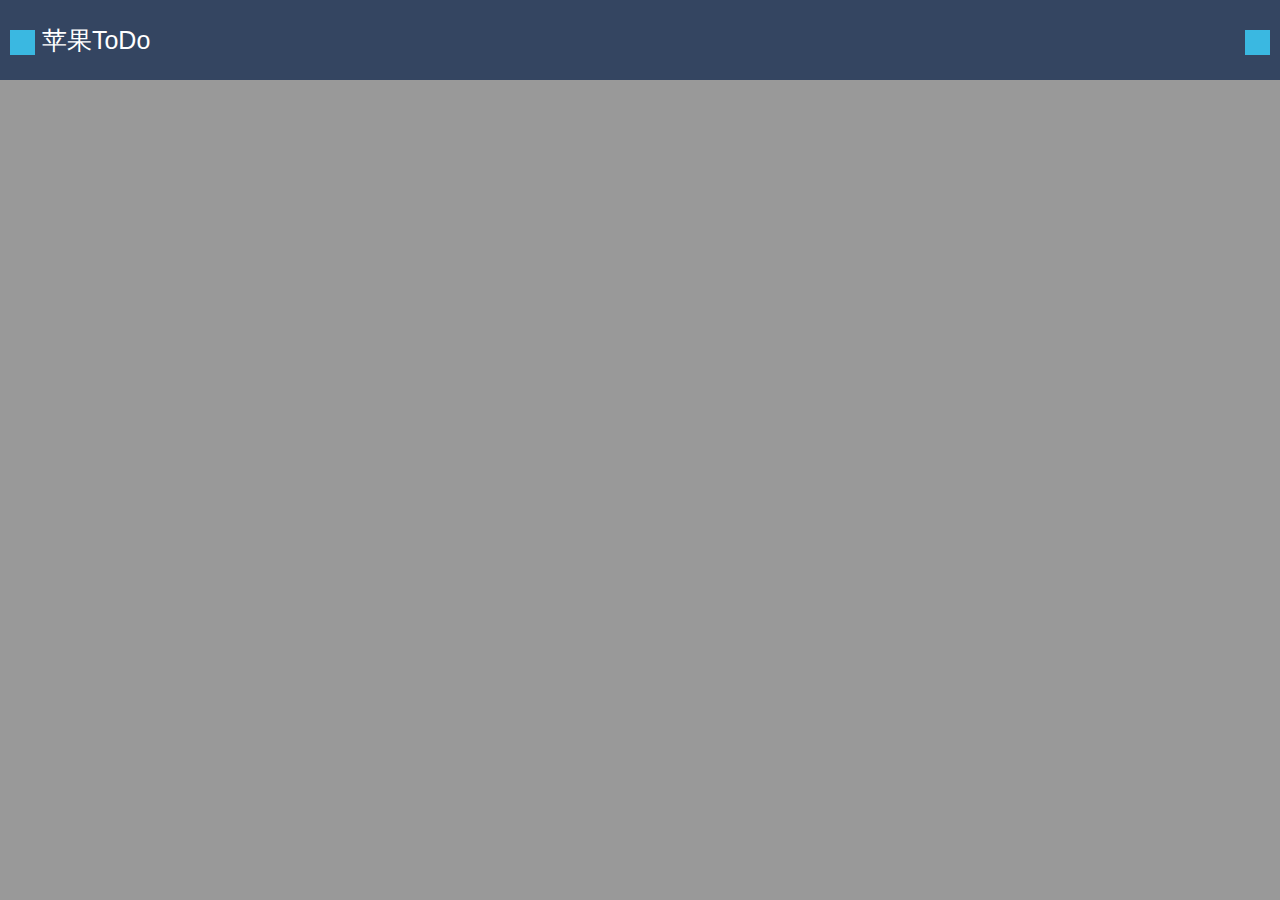
<file: index.html>
<!DOCTYPE html>
<html>
	<head>
		<meta charset="UTF-8">
		<meta name="viewport" content="width=device-width"></meat>
		<!-- Add to homescreen for Safari on Ios -->
		<meta name="apple-mobile-web-app-capable" content="yes"/>
		<meta name="apple-mobile-web-app-status-bar-style" content="black"/>
		<meta name="apple-mobile-web-app-title" 
			content="todo"/>
		<link rel="apple-touch-icon" href="logo.png" />
		<!-- Add to homescreen for Chrome on Android -->
		<meta name="mobile-web-app-capable" content="yes"/>
		<meta name="application-name" content="tado"/>
		<meta name="theme-color" content="#2f3ba2"/>
		<link rel="icon" sizes="192x192" href="logo.png" />
		<title>待办事项</title>
		<link rel="stylesheet" href="css/main.css" />
		<script src="js/jquery.js"></script>
		<script src="js/index.js"></script>
	</head>
	<body>
		<!-- 侧边 -->
		<div class="cebian-parent">
		<div class="cebian">
			<div class="logo">
				<div id="touxiang">
					<div class="touxiang">
						<img src="./logo.png" alt="" />
					</div>
					<div class="name">
						苹果TODO
					</div>
				</div>
				<div class="xinxi">
					<div class="geyan-chuang"></div>
					<div class="geyan">
						黑夜给了我黑色的眼睛，哈哈哈哈哈哈
					</div>
				</div>
			</div>
			<div class="foot">
				<div class="all" data-role="all">
					<p>全部</p>
				</div>
				<div class="wei" data-role="re">
					<p>未完成</p>
				</div>
				<div class="yi" data-role="com">
					<p>已完成</p>
				</div>
			</div>
			<div class="menu">菜单</div>
			<ul class="caidan">
				<li>
					<i class="icon">&#xe62e;</i>
					待办
				</li>
				<!--<li>
					<i class="icon"></i>
					备忘录
				</li>-->
			</ul>
			<ul class="shezhi">
				<li>打赏与支持</li>
				<li>更多设置</li>
				<li>关于</li>
			</ul>
		</div>
		</div>
		<!-- end -->
		
		
		<!-- 列表页 -->
		<div class="lis">
			<div class="header">
				<div class="header-left">
					<i class="icon">&#xe7bd;</i>
					苹果ToDo
				</div>
				<div class="header-right">
					<i class="icon">&#xe615;</i>
				</div>
			</div>
			
			<div class="tianjia">
				<div class="add-title">
					增加一个Todo
				</div>
				<input type="text" value="haha我来啦"/>
				<div class="xuanze">
					<div class="add">确定</div>
					<div class="no">取消</div>
				</div>
			</div>
		
			<ul class="ul">
				<!--<li class="done">
					<div class="content"></div>
					<div class="delete"></div>
				</li>
				<li>
					<div class="content"></div>
					<div class="delete"></div>
				</li>-->
			</ul>
			
		</div>
		<!-- end -->
	</body>
</html>
</file>
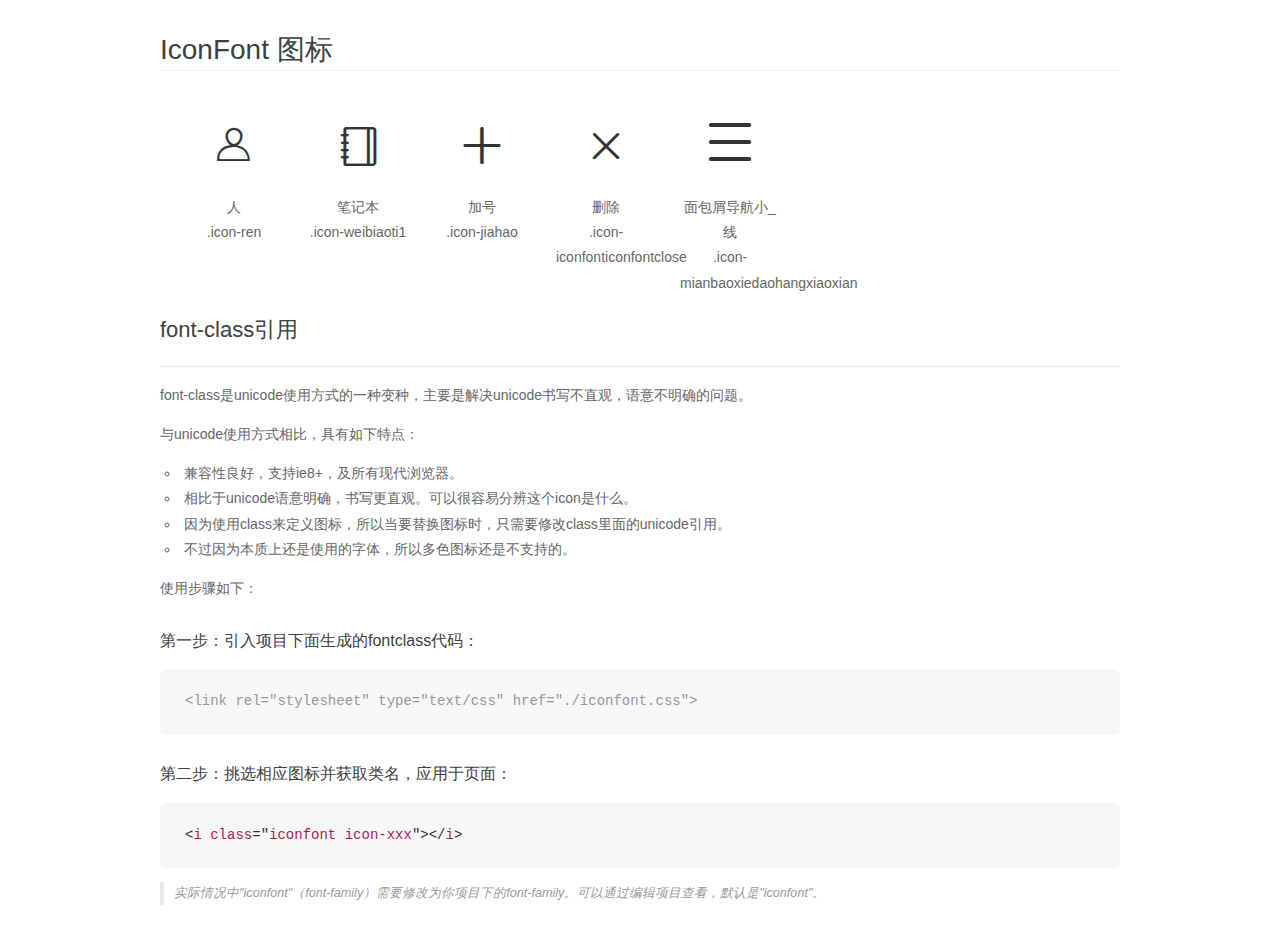
<file: css/font_s8f7m90ogzrrudi/demo_fontclass.html>
<!DOCTYPE html>
<html>
<head>
    <meta charset="utf-8"/>
    <title>IconFont</title>
    <link rel="stylesheet" href="demo.css">
    <link rel="stylesheet" href="iconfont.css">
</head>
<body>
    <div class="main markdown">
        <h1>IconFont 图标</h1>
        <ul class="icon_lists clear">
            
                <li>
                <i class="icon iconfont icon-ren"></i>
                    <div class="name">人</div>
                    <div class="fontclass">.icon-ren</div>
                </li>
            
                <li>
                <i class="icon iconfont icon-weibiaoti1"></i>
                    <div class="name">笔记本</div>
                    <div class="fontclass">.icon-weibiaoti1</div>
                </li>
            
                <li>
                <i class="icon iconfont icon-jiahao"></i>
                    <div class="name">加号</div>
                    <div class="fontclass">.icon-jiahao</div>
                </li>
            
                <li>
                <i class="icon iconfont icon-iconfonticonfontclose"></i>
                    <div class="name">删除</div>
                    <div class="fontclass">.icon-iconfonticonfontclose</div>
                </li>
            
                <li>
                <i class="icon iconfont icon-mianbaoxiedaohangxiaoxian"></i>
                    <div class="name">面包屑导航小_线</div>
                    <div class="fontclass">.icon-mianbaoxiedaohangxiaoxian</div>
                </li>
            
        </ul>

        <h2 id="font-class-">font-class引用</h2>
        <hr>

        <p>font-class是unicode使用方式的一种变种，主要是解决unicode书写不直观，语意不明确的问题。</p>
        <p>与unicode使用方式相比，具有如下特点：</p>
        <ul>
        <li>兼容性良好，支持ie8+，及所有现代浏览器。</li>
        <li>相比于unicode语意明确，书写更直观。可以很容易分辨这个icon是什么。</li>
        <li>因为使用class来定义图标，所以当要替换图标时，只需要修改class里面的unicode引用。</li>
        <li>不过因为本质上还是使用的字体，所以多色图标还是不支持的。</li>
        </ul>
        <p>使用步骤如下：</p>
        <h3 id="-fontclass-">第一步：引入项目下面生成的fontclass代码：</h3>


        <pre><code class="lang-js hljs javascript"><span class="hljs-comment">&lt;link rel="stylesheet" type="text/css" href="./iconfont.css"&gt;</span></code></pre>
        <h3 id="-">第二步：挑选相应图标并获取类名，应用于页面：</h3>
        <pre><code class="lang-css hljs">&lt;<span class="hljs-selector-tag">i</span> <span class="hljs-selector-tag">class</span>="<span class="hljs-selector-tag">iconfont</span> <span class="hljs-selector-tag">icon-xxx</span>"&gt;&lt;/<span class="hljs-selector-tag">i</span>&gt;</code></pre>
        <blockquote>
        <p>实际情况中"iconfont"（font-family）需要修改为你项目下的font-family。可以通过编辑项目查看，默认是"iconfont"。</p>
        </blockquote>
    </div>
</body>
</html>
</file>
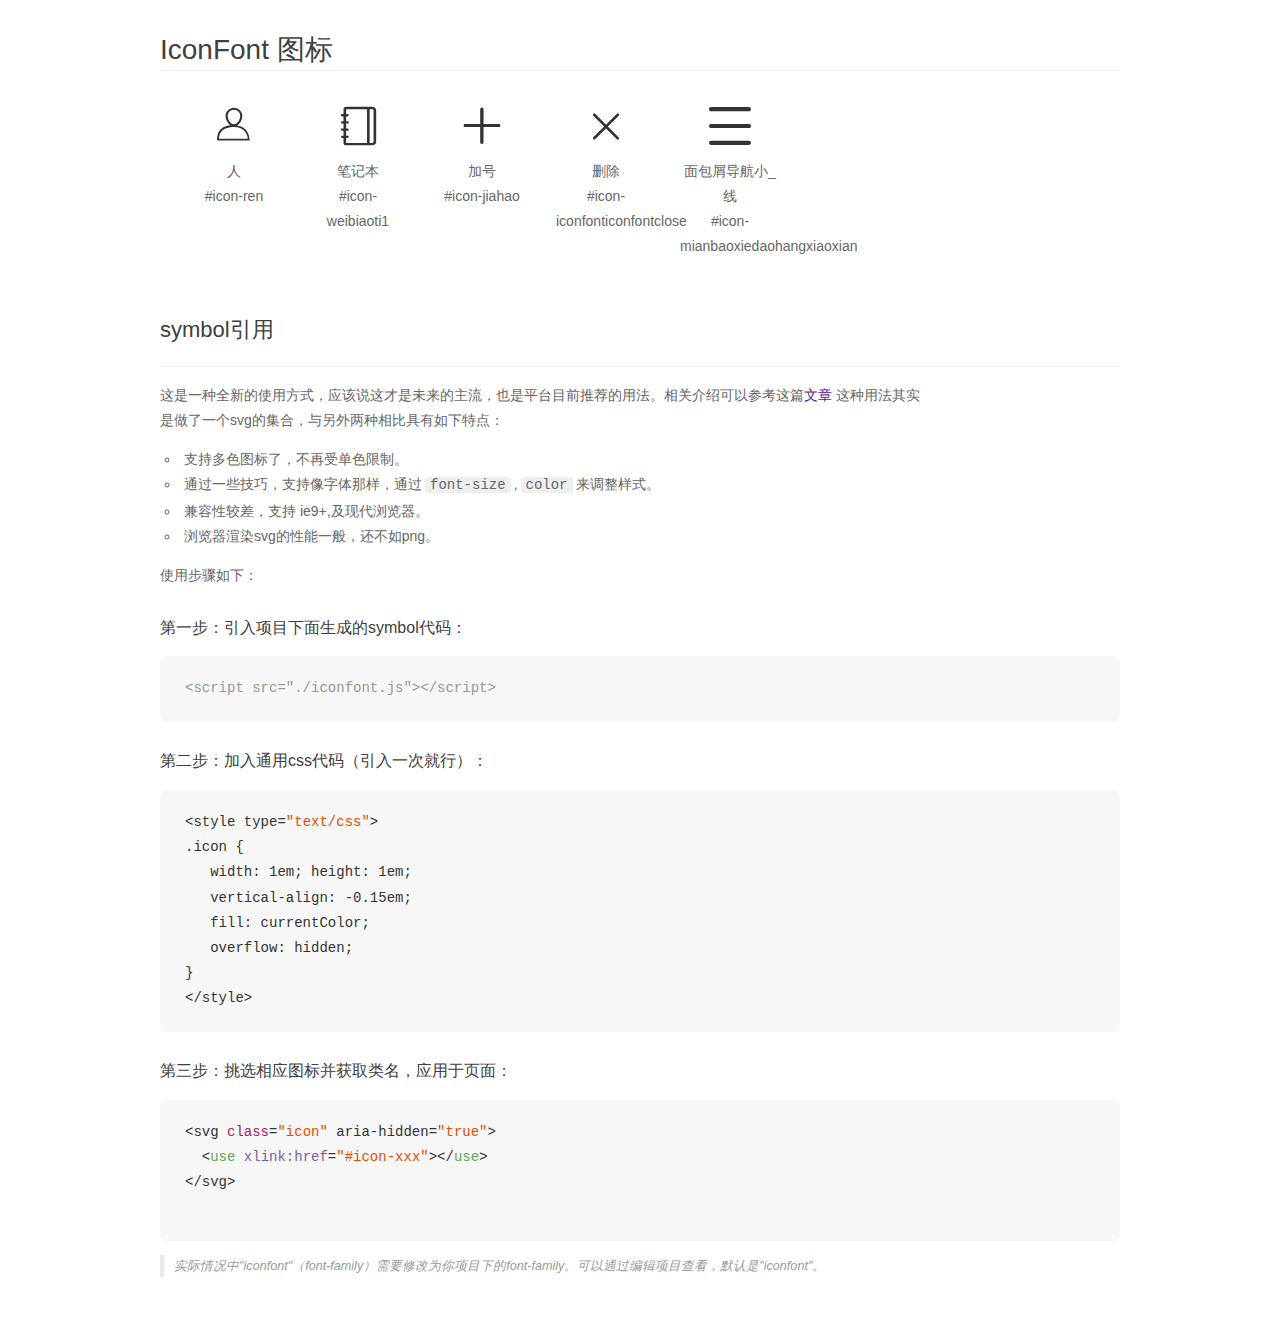
<file: css/font_s8f7m90ogzrrudi/demo_symbol.html>
<!DOCTYPE html>
<html>
<head>
    <meta charset="utf-8"/>
    <title>IconFont</title>
    <link rel="stylesheet" href="demo.css">
    <script src="iconfont.js"></script>

    <style type="text/css">
        .icon {
          /* 通过设置 font-size 来改变图标大小 */
          width: 1em; height: 1em;
          /* 图标和文字相邻时，垂直对齐 */
          vertical-align: -0.15em;
          /* 通过设置 color 来改变 SVG 的颜色/fill */
          fill: currentColor;
          /* path 和 stroke 溢出 viewBox 部分在 IE 下会显示
             normalize.css 中也包含这行 */
          overflow: hidden;
        }

    </style>
</head>
<body>
    <div class="main markdown">
        <h1>IconFont 图标</h1>
        <ul class="icon_lists clear">
            
                <li>
                    <svg class="icon" aria-hidden="true">
                        <use xlink:href="#icon-ren"></use>
                    </svg>
                    <div class="name">人</div>
                    <div class="fontclass">#icon-ren</div>
                </li>
            
                <li>
                    <svg class="icon" aria-hidden="true">
                        <use xlink:href="#icon-weibiaoti1"></use>
                    </svg>
                    <div class="name">笔记本</div>
                    <div class="fontclass">#icon-weibiaoti1</div>
                </li>
            
                <li>
                    <svg class="icon" aria-hidden="true">
                        <use xlink:href="#icon-jiahao"></use>
                    </svg>
                    <div class="name">加号</div>
                    <div class="fontclass">#icon-jiahao</div>
                </li>
            
                <li>
                    <svg class="icon" aria-hidden="true">
                        <use xlink:href="#icon-iconfonticonfontclose"></use>
                    </svg>
                    <div class="name">删除</div>
                    <div class="fontclass">#icon-iconfonticonfontclose</div>
                </li>
            
                <li>
                    <svg class="icon" aria-hidden="true">
                        <use xlink:href="#icon-mianbaoxiedaohangxiaoxian"></use>
                    </svg>
                    <div class="name">面包屑导航小_线</div>
                    <div class="fontclass">#icon-mianbaoxiedaohangxiaoxian</div>
                </li>
            
        </ul>


        <h2 id="symbol-">symbol引用</h2>
        <hr>

        <p>这是一种全新的使用方式，应该说这才是未来的主流，也是平台目前推荐的用法。相关介绍可以参考这篇<a href="">文章</a>
        这种用法其实是做了一个svg的集合，与另外两种相比具有如下特点：</p>
        <ul>
          <li>支持多色图标了，不再受单色限制。</li>
          <li>通过一些技巧，支持像字体那样，通过<code>font-size</code>,<code>color</code>来调整样式。</li>
          <li>兼容性较差，支持 ie9+,及现代浏览器。</li>
          <li>浏览器渲染svg的性能一般，还不如png。</li>
        </ul>
        <p>使用步骤如下：</p>
        <h3 id="-symbol-">第一步：引入项目下面生成的symbol代码：</h3>
        <pre><code class="lang-js hljs javascript"><span class="hljs-comment">&lt;script src="./iconfont.js"&gt;&lt;/script&gt;</span></code></pre>
        <h3 id="-css-">第二步：加入通用css代码（引入一次就行）：</h3>
        <pre><code class="lang-js hljs javascript">&lt;style type=<span class="hljs-string">"text/css"</span>&gt;
.icon {
   width: <span class="hljs-number">1</span>em; height: <span class="hljs-number">1</span>em;
   vertical-align: <span class="hljs-number">-0.15</span>em;
   fill: currentColor;
   overflow: hidden;
}
&lt;<span class="hljs-regexp">/style&gt;</span></code></pre>
        <h3 id="-">第三步：挑选相应图标并获取类名，应用于页面：</h3>
        <pre><code class="lang-js hljs javascript">&lt;svg <span class="hljs-class"><span class="hljs-keyword">class</span></span>=<span class="hljs-string">"icon"</span> aria-hidden=<span class="hljs-string">"true"</span>&gt;<span class="xml"><span class="hljs-tag">
  &lt;<span class="hljs-name">use</span> <span class="hljs-attr">xlink:href</span>=<span class="hljs-string">"#icon-xxx"</span>&gt;</span><span class="hljs-tag">&lt;/<span class="hljs-name">use</span>&gt;</span>
</span>&lt;<span class="hljs-regexp">/svg&gt;
        </span></code></pre>
        <blockquote>
        <p>实际情况中"iconfont"（font-family）需要修改为你项目下的font-family。可以通过编辑项目查看，默认是"iconfont"。</p>
        </blockquote>
    </div>
</body>
</html>
</file>
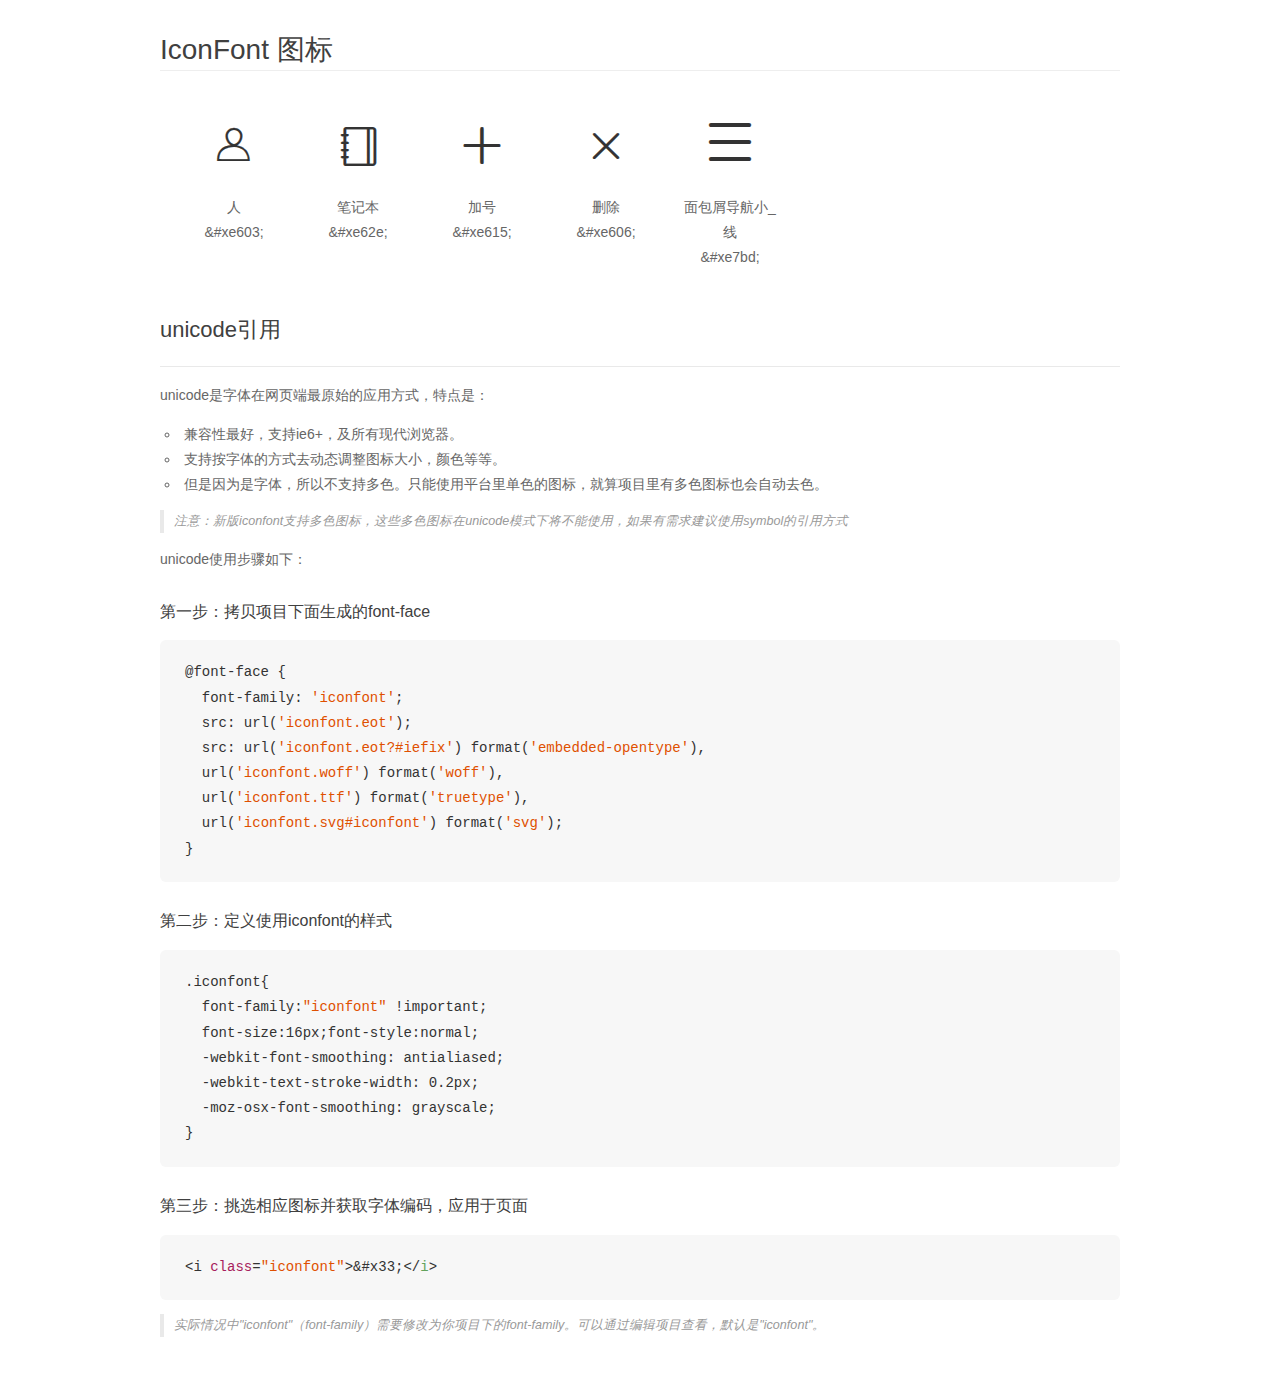
<file: css/font_s8f7m90ogzrrudi/demo_unicode.html>
<!DOCTYPE html>
<html>
<head>
    <meta charset="utf-8"/>
    <title>IconFont</title>
    <link rel="stylesheet" href="demo.css">

    <style type="text/css">

        @font-face {font-family: "iconfont";
          src: url('iconfont.eot'); /* IE9*/
          src: url('iconfont.eot#iefix') format('embedded-opentype'), /* IE6-IE8 */
          url('iconfont.woff') format('woff'), /* chrome, firefox */
          url('iconfont.ttf') format('truetype'), /* chrome, firefox, opera, Safari, Android, iOS 4.2+*/
          url('iconfont.svg#iconfont') format('svg'); /* iOS 4.1- */
        }

        .iconfont {
          font-family:"iconfont" !important;
          font-size:16px;
          font-style:normal;
          -webkit-font-smoothing: antialiased;
          -webkit-text-stroke-width: 0.2px;
          -moz-osx-font-smoothing: grayscale;
        }

    </style>
</head>
<body>
    <div class="main markdown">
        <h1>IconFont 图标</h1>
        <ul class="icon_lists clear">
            
                <li>
                <i class="icon iconfont">&#xe603;</i>
                    <div class="name">人</div>
                    <div class="code">&amp;#xe603;</div>
                </li>
            
                <li>
                <i class="icon iconfont">&#xe62e;</i>
                    <div class="name">笔记本</div>
                    <div class="code">&amp;#xe62e;</div>
                </li>
            
                <li>
                <i class="icon iconfont">&#xe615;</i>
                    <div class="name">加号</div>
                    <div class="code">&amp;#xe615;</div>
                </li>
            
                <li>
                <i class="icon iconfont">&#xe606;</i>
                    <div class="name">删除</div>
                    <div class="code">&amp;#xe606;</div>
                </li>
            
                <li>
                <i class="icon iconfont">&#xe7bd;</i>
                    <div class="name">面包屑导航小_线</div>
                    <div class="code">&amp;#xe7bd;</div>
                </li>
            
        </ul>
        <h2 id="unicode-">unicode引用</h2>
        <hr>

        <p>unicode是字体在网页端最原始的应用方式，特点是：</p>
        <ul>
        <li>兼容性最好，支持ie6+，及所有现代浏览器。</li>
        <li>支持按字体的方式去动态调整图标大小，颜色等等。</li>
        <li>但是因为是字体，所以不支持多色。只能使用平台里单色的图标，就算项目里有多色图标也会自动去色。</li>
        </ul>
        <blockquote>
        <p>注意：新版iconfont支持多色图标，这些多色图标在unicode模式下将不能使用，如果有需求建议使用symbol的引用方式</p>
        </blockquote>
        <p>unicode使用步骤如下：</p>
        <h3 id="-font-face">第一步：拷贝项目下面生成的font-face</h3>
        <pre><code class="lang-js hljs javascript">@font-face {
  font-family: <span class="hljs-string">'iconfont'</span>;
  src: url(<span class="hljs-string">'iconfont.eot'</span>);
  src: url(<span class="hljs-string">'iconfont.eot?#iefix'</span>) format(<span class="hljs-string">'embedded-opentype'</span>),
  url(<span class="hljs-string">'iconfont.woff'</span>) format(<span class="hljs-string">'woff'</span>),
  url(<span class="hljs-string">'iconfont.ttf'</span>) format(<span class="hljs-string">'truetype'</span>),
  url(<span class="hljs-string">'iconfont.svg#iconfont'</span>) format(<span class="hljs-string">'svg'</span>);
}
</code></pre>
        <h3 id="-iconfont-">第二步：定义使用iconfont的样式</h3>
        <pre><code class="lang-js hljs javascript">.iconfont{
  font-family:<span class="hljs-string">"iconfont"</span> !important;
  font-size:<span class="hljs-number">16</span>px;font-style:normal;
  -webkit-font-smoothing: antialiased;
  -webkit-text-stroke-width: <span class="hljs-number">0.2</span>px;
  -moz-osx-font-smoothing: grayscale;
}
</code></pre>
        <h3 id="-">第三步：挑选相应图标并获取字体编码，应用于页面</h3>
        <pre><code class="lang-js hljs javascript">&lt;i <span class="hljs-class"><span class="hljs-keyword">class</span></span>=<span class="hljs-string">"iconfont"</span>&gt;&amp;#x33;<span class="xml"><span class="hljs-tag">&lt;/<span class="hljs-name">i</span>&gt;</span></span></code></pre>

        <blockquote>
        <p>实际情况中"iconfont"（font-family）需要修改为你项目下的font-family。可以通过编辑项目查看，默认是"iconfont"。</p>
        </blockquote>
    </div>


</body>
</html>
</file>
<file: css/main.css>
@charset "UTF-8";
* {
  padding: 0;
  margin: 0;
  box-sizing: border-box;
  position: relative;
}

html {
  font-size: 100px;
}

body {
  font-size: 16px;
  font-family: "楷体", sans-serif;
  background: #999;
}

@media screen and (min-width: 320px) {
  html {
    font-size: 42.66667px;
  }
}

@media screen and (min-width: 360px) {
  html {
    font-size: 48px;
  }
}

@media screen and (min-width: 375px) {
  html {
    font-size: 50px;
  }
}

.lis {
  height: 16rem;
}

.header {
  width: 100%;
  padding: 0.2rem;
  background: #344561;
  overflow: hidden;
  color: #fff;
  font-size: 0.5rem;
}

.header .header-left, .header .header-right {
  float: left;
  line-height: 1.2rem;
}

.header .header-left .icon, .header .header-right .icon {
  vertical-align: middle;
}

.header .header-right {
  float: right;
}

.tianjia {
  transform: translate(0, -100%) scale(0);
  transition: all 0.5s;
  width: 7rem;
  height: auto;
  background: #F0F0F0;
  position: fixed;
  top: 20%;
  left: 0;
  right: 0;
  margin: auto;
  z-index: 9;
  border-radius: 0.1rem;
  overflow: hidden;
  text-align: center;
}

.tianjia .add-title {
  height: 1.2rem;
  background: #344561;
  line-height: 1.2rem;
  font-size: 0.5rem;
  color: #fff;
}

.tianjia > input {
  width: 80%;
  border: 0;
  margin: 0.3rem 0;
  background: #F0F0F0;
  border-bottom: 2px solid #000;
  outline: none;
  line-height: 0.6rem;
  font-size: 0.4rem;
  font-family: "楷体", sans-serif;
}

.tianjia .xuanze {
  width: 80%;
  height: 0.8rem;
  margin: 0.3rem auto;
  line-height: 0.8rem;
  font-size: 0.3rem;
}

.tianjia .xuanze > div {
  width: 45%;
  float: left;
  background: #fff;
  border-radius: 0.1rem;
  box-shadow: 0 1px 10px #999;
}

.tianjia .xuanze > div.no {
  float: right;
}

.tianjia-ani {
  transform: translate(0) scale(1);
}

/* 侧边 */
.cebian-parent {
  width: 100%;
  height: 16rem;
  position: fixed;
  left: 0;
  top: 0;
  z-index: 99;
  transform: translateX(-100%);
  transition: all 0.5s;
}

.cebian {
  width: 6.3rem;
  height: 100%;
  background: #FAFAFA;
  overflow: auto;
}

.cebian .logo {
  width: 100%;
  padding: 0.5rem;
  background: #536f7a;
  color: #fff;
  overflow: hidden;
}

.cebian .logo #touxiang {
  overflow: hidden;
}

.cebian .logo #touxiang .touxiang {
  width: 1.5rem;
  height: 1.5rem;
  background: #f5f3cd;
  border-radius: 50%;
  float: left;
}

.cebian .logo #touxiang .name {
  margin: 0.5rem;
  float: left;
  position: absolute;
  left: 1.7rem;
  bottom: 0;
  margin: auto;
  font-size: 0.38rem;
}

.cebian .logo .xinxi {
  margin-top: 0.2rem;
  float: left;
  font-size: 0.28rem;
}

.cebian .caidan, .cebian .shezhi {
  padding-top: 0.2rem;
  border-bottom: 1px solid #f1f3f0;
  font-size: 16px;
}

.cebian .caidan li, .cebian .shezhi li {
  padding: 0.1rem 0.2rem;
  border-bottom: 1px dashed #f1f3f0;
  line-height: 0.5rem;
}

.cebian .caidan li:last-child, .cebian .shezhi li:last-child {
  border-bottom: 0;
}

.menu {
  padding: 0.1rem 0.2rem;
  border-bottom: 1px dashed #f1f3f0;
  line-height: 0.5rem;
}

/* 选中状态 */
.xuan {
  background: #e54d1b;
  color: #fff;
}

.animate {
  transform: translateX(0);
}

@keyframes cebian-move {
  0% {
    transform: translateX(-100%);
  }
  100% {
    transform: translateX(0);
  }
}

@keyframes cebian-moveed {
  0% {
    transform: translateX(-100%);
  }
  100% {
    transform: translateX(0);
  }
}

/* end */
i.icon {
  width: 0.5rem;
  height: 0.5rem;
  display: inline-block;
  background: #3ab8e1;
  vertical-align: bottom;
  line-height: 0.5rem;
}

.ul {
  margin: 0.2rem;
}

.ul li {
  background: #fff;
  padding-left: 0.2rem;
  margin: 0.2rem 0;
  border-radius: 0.2rem;
}

.ul li .content {
  width: 6.5rem;
  height: 1rem;
  line-height: 1rem;
  padding-right: 1rem;
  text-overflow: ellipsis;
  overflow: hidden;
}

.ul li .delete {
  width: 0.4rem;
  height: 0.4rem;
  background: red;
  border-radius: 50%;
  position: absolute;
  top: 0;
  bottom: 0;
  margin: auto;
  right: 0.4rem;
}

.ul li.done .content {
  color: #666666;
  text-decoration: line-through;
}

.foot {
  width: 100%;
  overflow: hidden;
}

.foot div {
  width: 33.333%;
  padding: 0 0.1rem;
  margin: 0.2rem 0;
  line-height: 0.6rem;
  float: left;
  text-align: center;
}

p {
  height: 100%;
  background: #536f7a;
  border-radius: 0.1rem;
  color: #fff;
}
</file>
<file: css/font_s8f7m90ogzrrudi/iconfont.css>
@font-face {font-family: "iconfont";
  src: url('iconfont.eot?t=1478652846856'); /* IE9*/
  src: url('iconfont.eot?t=1478652846856#iefix') format('embedded-opentype'), /* IE6-IE8 */
  url('iconfont.woff?t=1478652846856') format('woff'), /* chrome, firefox */
  url('iconfont.ttf?t=1478652846856') format('truetype'), /* chrome, firefox, opera, Safari, Android, iOS 4.2+*/
  url('iconfont.svg?t=1478652846856#iconfont') format('svg'); /* iOS 4.1- */
}

.iconfont {
  font-family:"iconfont" !important;
  font-size:16px;
  font-style:normal;
  -webkit-font-smoothing: antialiased;
  -webkit-text-stroke-width: 0.2px;
  -moz-osx-font-smoothing: grayscale;
}

.icon-ren:before { content: "\e603"; }

.icon-weibiaoti1:before { content: "\e62e"; }

.icon-jiahao:before { content: "\e615"; }

.icon-iconfonticonfontclose:before { content: "\e606"; }

.icon-mianbaoxiedaohangxiaoxian:before { content: "\e7bd"; }
</file>
<file: css/font_s8f7m90ogzrrudi/demo.css>
*{margin: 0;padding: 0;list-style: none;}
/*
KISSY CSS Reset
理念：1. reset 的目的不是清除浏览器的默认样式，这仅是部分工作。清除和重置是紧密不可分的。
2. reset 的目的不是让默认样式在所有浏览器下一致，而是减少默认样式有可能带来的问题。
3. reset 期望提供一套普适通用的基础样式。但没有银弹，推荐根据具体需求，裁剪和修改后再使用。
特色：1. 适应中文；2. 基于最新主流浏览器。
维护：玉伯<lifesinger@gmail.com>, 正淳<ragecarrier@gmail.com>
 */

/** 清除内外边距 **/
body, h1, h2, h3, h4, h5, h6, hr, p, blockquote, /* structural elements 结构元素 */
dl, dt, dd, ul, ol, li, /* list elements 列表元素 */
pre, /* text formatting elements 文本格式元素 */
form, fieldset, legend, button, input, textarea, /* form elements 表单元素 */
th, td /* table elements 表格元素 */ {
  margin: 0;
  padding: 0;
}

/** 设置默认字体 **/
body,
button, input, select, textarea /* for ie */ {
  font: 12px/1.5 tahoma, arial, \5b8b\4f53, sans-serif;
}
h1, h2, h3, h4, h5, h6 { font-size: 100%; }
address, cite, dfn, em, var { font-style: normal; } /* 将斜体扶正 */
code, kbd, pre, samp { font-family: courier new, courier, monospace; } /* 统一等宽字体 */
small { font-size: 12px; } /* 小于 12px 的中文很难阅读，让 small 正常化 */

/** 重置列表元素 **/
ul, ol { list-style: none; }

/** 重置文本格式元素 **/
a { text-decoration: none; }
a:hover { text-decoration: underline; }


/** 重置表单元素 **/
legend { color: #000; } /* for ie6 */
fieldset, img { border: 0; } /* img 搭车：让链接里的 img 无边框 */
button, input, select, textarea { font-size: 100%; } /* 使得表单元素在 ie 下能继承字体大小 */
/* 注：optgroup 无法扶正 */

/** 重置表格元素 **/
table { border-collapse: collapse; border-spacing: 0; }

/* 清除浮动 */
.ks-clear:after, .clear:after {
  content: '\20';
  display: block;
  height: 0;
  clear: both;
}
.ks-clear, .clear {
  *zoom: 1;
}

.main {
  padding: 30px 100px;
width: 960px;
margin: 0 auto;
}
.main h1{font-size:36px; color:#333; text-align:left;margin-bottom:30px; border-bottom: 1px solid #eee;}

.helps{margin-top:40px;}
.helps pre{
  padding:20px;
  margin:10px 0;
  border:solid 1px #e7e1cd;
  background-color: #fffdef;
  overflow: auto;
}

.icon_lists{
  width: 100% !important;

}

.icon_lists li{
  float:left;
  width: 100px;
  height:180px;
  text-align: center;
  list-style: none !important;
}
.icon_lists .icon{
  font-size: 42px;
  line-height: 100px;
  margin: 10px 0;
  color:#333;
  -webkit-transition: font-size 0.25s ease-out 0s;
  -moz-transition: font-size 0.25s ease-out 0s;
  transition: font-size 0.25s ease-out 0s;

}
.icon_lists .icon:hover{
  font-size: 100px;
}



.markdown {
  color: #666;
  font-size: 14px;
  line-height: 1.8;
}

.highlight {
  line-height: 1.5;
}

.markdown img {
  vertical-align: middle;
  max-width: 100%;
}

.markdown h1 {
  color: #404040;
  font-weight: 500;
  line-height: 40px;
  margin-bottom: 24px;
}

.markdown h2,
.markdown h3,
.markdown h4,
.markdown h5,
.markdown h6 {
  color: #404040;
  margin: 1.6em 0 0.6em 0;
  font-weight: 500;
  clear: both;
}

.markdown h1 {
  font-size: 28px;
}

.markdown h2 {
  font-size: 22px;
}

.markdown h3 {
  font-size: 16px;
}

.markdown h4 {
  font-size: 14px;
}

.markdown h5 {
  font-size: 12px;
}

.markdown h6 {
  font-size: 12px;
}

.markdown hr {
  height: 1px;
  border: 0;
  background: #e9e9e9;
  margin: 16px 0;
  clear: both;
}

.markdown p,
.markdown pre {
  margin: 1em 0;
}

.markdown > p,
.markdown > blockquote,
.markdown > .highlight,
.markdown > ol,
.markdown > ul {
  width: 80%;
}

.markdown ul > li {
  list-style: circle;
}

.markdown > ul li,
.markdown blockquote ul > li {
  margin-left: 20px;
  padding-left: 4px;
}

.markdown > ul li p,
.markdown > ol li p {
  margin: 0.6em 0;
}

.markdown ol > li {
  list-style: decimal;
}

.markdown > ol li,
.markdown blockquote ol > li {
  margin-left: 20px;
  padding-left: 4px;
}

.markdown code {
  margin: 0 3px;
  padding: 0 5px;
  background: #eee;
  border-radius: 3px;
}

.markdown pre {
  border-radius: 6px;
  background: #f7f7f7;
  padding: 20px;
}

.markdown pre code {
  border: none;
  background: #f7f7f7;
  margin: 0;
}

.markdown strong,
.markdown b {
  font-weight: 600;
}

.markdown > table {
  border-collapse: collapse;
  border-spacing: 0px;
  empty-cells: show;
  border: 1px solid #e9e9e9;
  width: 95%;
  margin-bottom: 24px;
}

.markdown > table th {
  white-space: nowrap;
  color: #333;
  font-weight: 600;

}

.markdown > table th,
.markdown > table td {
  border: 1px solid #e9e9e9;
  padding: 8px 16px;
  text-align: left;
}

.markdown > table th {
  background: #F7F7F7;
}

.markdown blockquote {
  font-size: 90%;
  color: #999;
  border-left: 4px solid #e9e9e9;
  padding-left: 0.8em;
  margin: 1em 0;
  font-style: italic;
}

.markdown blockquote p {
  margin: 0;
}

.markdown .anchor {
  opacity: 0;
  transition: opacity 0.3s ease;
  margin-left: 8px;
}

.markdown .waiting {
  color: #ccc;
}

.markdown h1:hover .anchor,
.markdown h2:hover .anchor,
.markdown h3:hover .anchor,
.markdown h4:hover .anchor,
.markdown h5:hover .anchor,
.markdown h6:hover .anchor {
  opacity: 1;
  display: inline-block;
}

.markdown > br,
.markdown > p > br {
  clear: both;
}


.hljs {
  display: block;
  background: white;
  padding: 0.5em;
  color: #333333;
  overflow-x: auto;
}

.hljs-comment,
.hljs-meta {
  color: #969896;
}

.hljs-string,
.hljs-variable,
.hljs-template-variable,
.hljs-strong,
.hljs-emphasis,
.hljs-quote {
  color: #df5000;
}

.hljs-keyword,
.hljs-selector-tag,
.hljs-type {
  color: #a71d5d;
}

.hljs-literal,
.hljs-symbol,
.hljs-bullet,
.hljs-attribute {
  color: #0086b3;
}

.hljs-section,
.hljs-name {
  color: #63a35c;
}

.hljs-tag {
  color: #333333;
}

.hljs-title,
.hljs-attr,
.hljs-selector-id,
.hljs-selector-class,
.hljs-selector-attr,
.hljs-selector-pseudo {
  color: #795da3;
}

.hljs-addition {
  color: #55a532;
  background-color: #eaffea;
}

.hljs-deletion {
  color: #bd2c00;
  background-color: #ffecec;
}

.hljs-link {
  text-decoration: underline;
}

pre{
  background: #fff;
}
</file>
